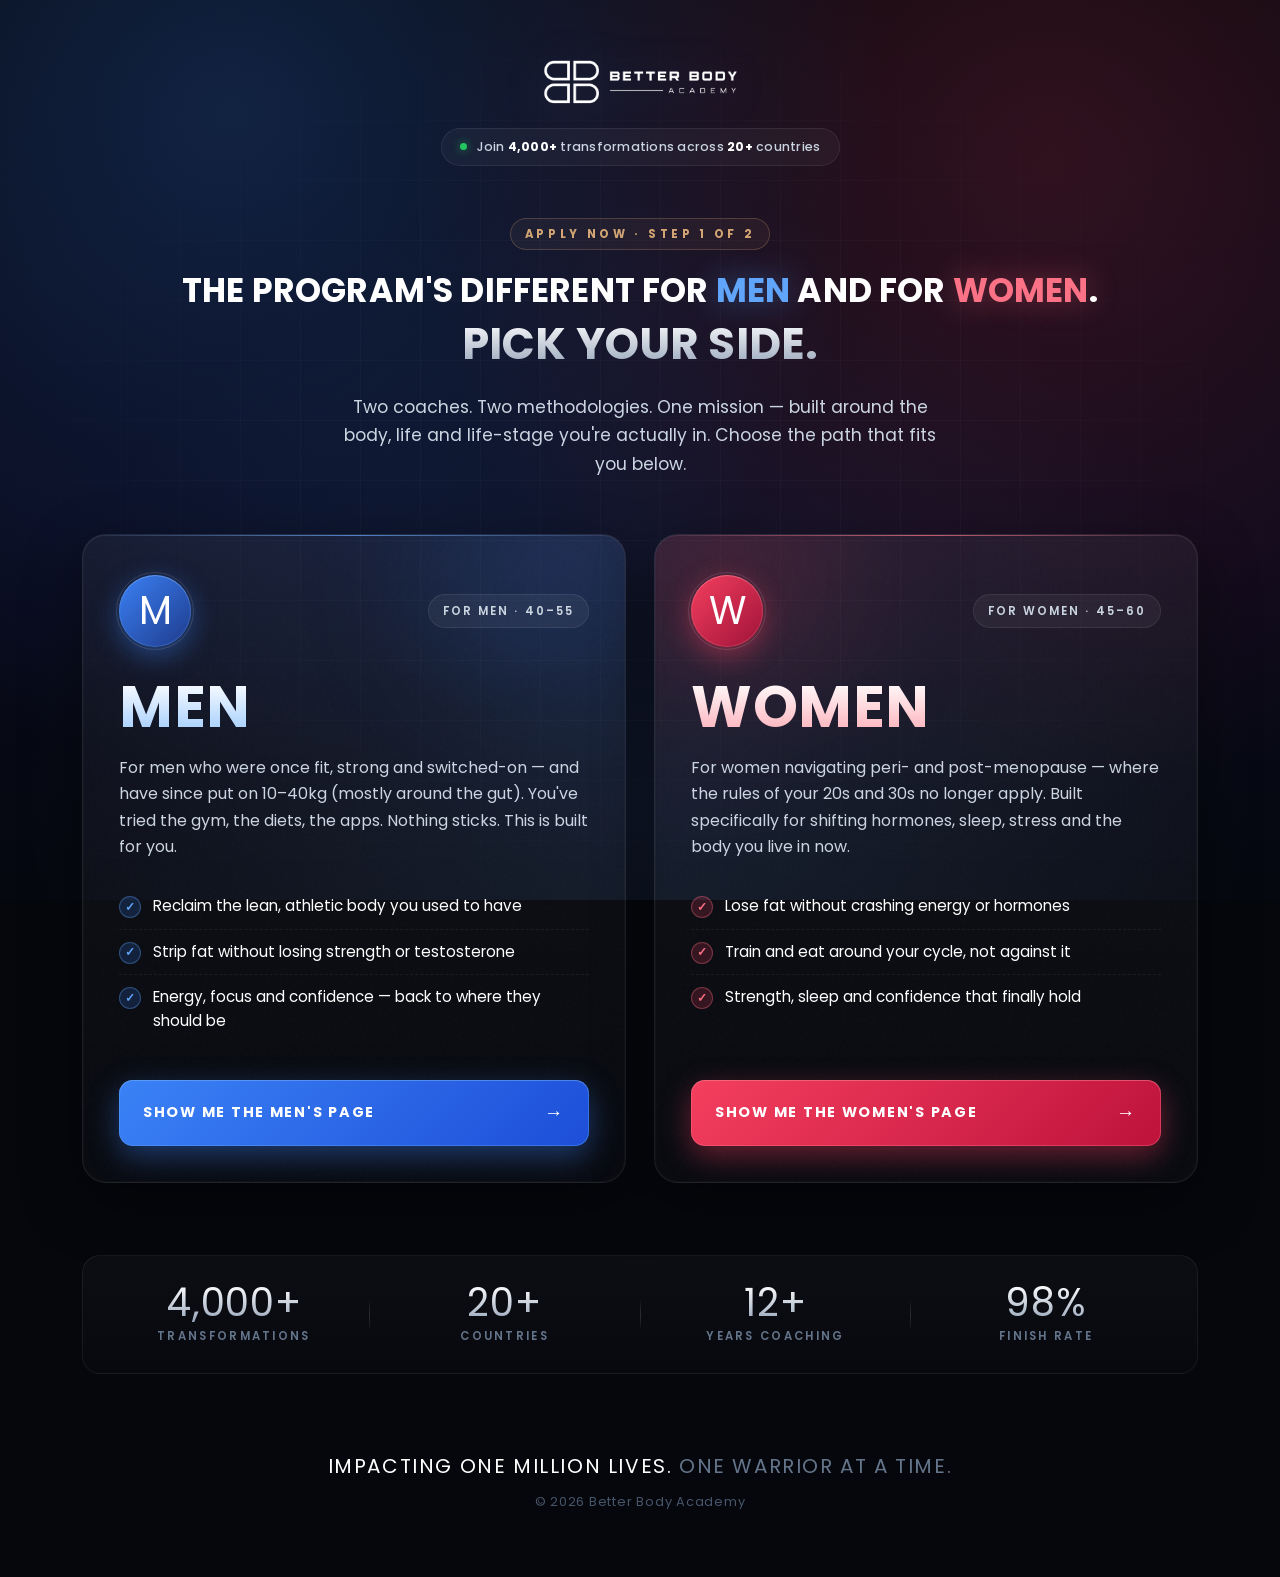
<file: index.html>
<!DOCTYPE html>
<html lang="en">

<head>
  <meta charset="UTF-8" />
  <meta name="viewport" content="width=device-width, initial-scale=1.0" />
  <title>Better Body Academy — Apply</title>
  <meta name="description"
    content="The program's different for blokes and for women. Pick your side and apply to Better Body Academy." />
  <link rel="preconnect" href="https://fonts.googleapis.com" />
  <link rel="preconnect" href="https://fonts.gstatic.com" crossorigin />
  <link href="https://fonts.googleapis.com/css2?family=Poppins:wght@300;400;500;600;700;800;900&display=swap"
    rel="stylesheet" />
  <link rel="stylesheet" href="styles.css" />
</head>

<body>

  <main class="page">
    <div class="bg-glow" aria-hidden="true"></div>
    <div class="grid-overlay" aria-hidden="true"></div>

    <div class="container">

      <!-- HEADER -->
      <header class="page-header">
        <img src="(BBA) Logo-Horizantal White.png" alt="Better Body Academy" class="logo-horizontal" />
        <div class="trust-pill">
          <span class="trust-dot"></span>
          <span>Join <strong>4,000+</strong> transformations across <strong>20+</strong> countries</span>
        </div>
      </header>

      <!-- HERO -->
      <section class="hero">
        <p class="eyebrow">Apply Now · Step 1 of 2</p>
        <h1>
          <span class="line-1">The program's different for <span class="accent-blue">men</span> and for <span class="accent-rose">women</span>.</span>
          <span class="hero-em">Pick your side.</span>
        </h1>
        <p class="sub">
          Two coaches. Two methodologies. One mission — built around the body, life and life-stage you're actually in.
          Choose the path that fits you below.
        </p>
      </section>

      <!-- CHOICE CARDS -->
      <section class="choice-grid">

        <!-- MEN'S CARD -->
        <a href="men.html" class="choice-card choice-card--men" aria-label="Apply for the men's program">
          <div class="card-glow"></div>
          <div class="card-noise" aria-hidden="true"></div>

          <div class="card-top">
            <div class="card-badge card-badge--men">
              <span>M</span>
            </div>
            <div class="card-tag">For Men · 40–55</div>
          </div>

          <div class="card-body">
            <h2 class="card-title">Men</h2>
            <p class="card-copy">
              For men who were once fit, strong and switched-on — and have since put on 10–40kg
              (mostly around the gut). You've tried the gym, the diets, the apps. Nothing sticks.
              This is built for you.
            </p>

            <ul class="card-list">
              <li><span class="tick">✓</span> Reclaim the lean, athletic body you used to have</li>
              <li><span class="tick">✓</span> Strip fat without losing strength or testosterone</li>
              <li><span class="tick">✓</span> Energy, focus and confidence — back to where they should be</li>
            </ul>
          </div>

          <div class="card-cta card-cta--men">
            <span class="cta-text">Show me the men's page</span>
            <span class="cta-arrow" aria-hidden="true">→</span>
          </div>
        </a>

        <!-- WOMEN'S CARD -->
        <a href="women.html" class="choice-card choice-card--women" aria-label="Apply for the women's program">
          <div class="card-glow"></div>
          <div class="card-noise" aria-hidden="true"></div>

          <div class="card-top">
            <div class="card-badge card-badge--women">
              <span>W</span>
            </div>
            <div class="card-tag">For Women · 45–60</div>
          </div>

          <div class="card-body">
            <h2 class="card-title">Women</h2>
            <p class="card-copy">
              For women navigating peri- and post-menopause — where the rules of your 20s and 30s
              no longer apply. Built specifically for shifting hormones, sleep, stress and
              the body you live in now.
            </p>

            <ul class="card-list">
              <li><span class="tick">✓</span> Lose fat without crashing energy or hormones</li>
              <li><span class="tick">✓</span> Train and eat around your cycle, not against it</li>
              <li><span class="tick">✓</span> Strength, sleep and confidence that finally hold</li>
            </ul>
          </div>

          <div class="card-cta card-cta--women">
            <span class="cta-text">Show me the women's page</span>
            <span class="cta-arrow" aria-hidden="true">→</span>
          </div>
        </a>

      </section>

      <!-- TRUST STRIPE -->
      <section class="trust-stripe">
        <div class="trust-item">
          <div class="trust-num">4,000+</div>
          <div class="trust-label">Transformations</div>
        </div>
        <div class="trust-divider"></div>
        <div class="trust-item">
          <div class="trust-num">20+</div>
          <div class="trust-label">Countries</div>
        </div>
        <div class="trust-divider"></div>
        <div class="trust-item">
          <div class="trust-num">12+</div>
          <div class="trust-label">Years Coaching</div>
        </div>
        <div class="trust-divider"></div>
        <div class="trust-item">
          <div class="trust-num">98%</div>
          <div class="trust-label">Finish Rate</div>
        </div>
      </section>

      <!-- FOOTER -->
      <footer class="page-footer">
        <p class="footer-mission">Impacting one million lives. <span class="muted">One warrior at a time.</span></p>
        <p class="footer-copy">© 2026 Better Body Academy</p>
      </footer>

    </div>
  </main>

  <script src="script.js"></script>
</body>

</html>
</file>
<file: styles.css>
﻿/* ============================================================
   BETTER BODY ACADEMY â€” APPLY LANDING
   Premium dark theme Â· gender-split choice page
   ============================================================ */

/* ---------- RESET & BASE ---------- */
*, *::before, *::after { box-sizing: border-box; margin: 0; padding: 0; }
html { scroll-behavior: smooth; }
html, body { overflow-x: hidden; }

:root {
  --bg-deep:   #05070d;
  --bg-panel:  #0c1220;
  --bg-raised: #131b2e;

  --ink:       #ffffff;
  --ink-muted: #cbd5e1;
  --ink-subtle:#64748b;
  --ink-faint: #475569;

  --blue:      #3b82f6;
  --blue-lt:   #60a5fa;
  --blue-deep: #1e3a8a;

  --rose:      #f43f5e;
  --rose-lt:   #fb7185;
  --rose-deep: #9f1239;

  --gold:      #d4a574;
}

body {
  font-family: 'Poppins', -apple-system, BlinkMacSystemFont, sans-serif;
  background: var(--bg-deep);
  color: var(--ink);
  line-height: 1.6;
  -webkit-font-smoothing: antialiased;
  -webkit-text-size-adjust: 100%;
  min-height: 100vh;
}
img { max-width: 100%; display: block; }
a { color: inherit; text-decoration: none; }

.container { width: 100%; max-width: 1180px; margin: 0 auto; padding: 0 32px; }

/* ---------- BACKGROUND ATMOSPHERE ---------- */
.page {
  position: relative;
  min-height: 100vh;
  padding: 48px 0 64px;
  overflow: hidden;
}
.bg-glow {
  position: fixed;
  inset: 0;
  background:
    radial-gradient(circle at 18% 12%, rgba(59,130,246,0.22), transparent 50%),
    radial-gradient(circle at 82% 18%, rgba(244,63,94,0.18), transparent 50%),
    radial-gradient(circle at 50% 90%, rgba(96,165,250,0.10), transparent 60%),
    linear-gradient(180deg, #05070d 0%, #08091a 60%, #060810 100%);
  z-index: -2;
}
.grid-overlay {
  position: fixed;
  inset: 0;
  background-image:
    linear-gradient(rgba(255,255,255,0.025) 1px, transparent 1px),
    linear-gradient(90deg, rgba(255,255,255,0.025) 1px, transparent 1px);
  background-size: 60px 60px;
  mask-image: radial-gradient(ellipse at center, black 40%, transparent 80%);
  -webkit-mask-image: radial-gradient(ellipse at center, black 40%, transparent 80%);
  z-index: -1;
  pointer-events: none;
}

/* ---------- HEADER ---------- */
.page-header {
  display: flex;
  flex-direction: column;
  align-items: center;
  gap: 20px;
  padding: 8px 0 40px;
}
.logo-horizontal {
  height: 52px;
  width: auto;
  filter: drop-shadow(0 8px 24px rgba(96,165,250,0.18));
}
.trust-pill {
  display: inline-flex;
  align-items: center;
  gap: 10px;
  padding: 8px 18px;
  background: rgba(255,255,255,0.04);
  border: 1px solid rgba(255,255,255,0.08);
  border-radius: 999px;
  font-size: 0.78rem;
  font-weight: 500;
  color: var(--ink-muted);
  letter-spacing: 0.02em;
  backdrop-filter: blur(8px);
  -webkit-backdrop-filter: blur(8px);
}
.trust-pill strong { color: var(--ink); font-weight: 700; }
.trust-dot {
  width: 7px; height: 7px;
  border-radius: 50%;
  background: #22c55e;
  box-shadow: 0 0 10px rgba(34,197,94,0.7);
  animation: pulse 2.4s ease-in-out infinite;
}
@keyframes pulse {
  0%, 100% { opacity: 1; transform: scale(1); }
  50%      { opacity: 0.55; transform: scale(0.85); }
}

/* ---------- HERO ---------- */
.hero {
  text-align: center;
  max-width: 1180px;
  margin: 0 auto;
  padding: 12px 0 56px;
  animation: fadeUp 0.7s ease-out both;
}
.eyebrow {
  display: inline-block;
  font-size: 0.72rem;
  font-weight: 700;
  letter-spacing: 0.32em;
  text-transform: uppercase;
  color: var(--gold);
  margin-bottom: 22px;
  padding: 6px 14px;
  border: 1px solid rgba(212,165,116,0.25);
  border-radius: 999px;
  background: rgba(212,165,116,0.06);
}
.hero h1 {
  font-family: 'Poppins', sans-serif;
  font-size: clamp(1.5rem, 2.6vw, 2.4rem);
  letter-spacing: 0.005em;
  text-transform: uppercase;
  line-height: 1.15;
  margin-bottom: 24px;
  color: #fff;
}
.hero h1 .line-1 {
  display: inline-block;
  white-space: nowrap;
}
@media (max-width: 760px) {
  .hero h1 .line-1 { white-space: normal; }
}
.hero h1 .hero-em {
  display: block;
  font-size: clamp(1.9rem, 3.4vw, 3.1rem);
  margin-top: 8px;
}
.hero h1 .hero-em {
  background: linear-gradient(180deg, #ffffff 0%, #94a3b8 100%);
  -webkit-background-clip: text;
  background-clip: text;
  -webkit-text-fill-color: transparent;
}
.accent-blue {
  color: var(--blue-lt);
  text-shadow: 0 0 32px rgba(96,165,250,0.45);
}
.accent-rose {
  color: var(--rose-lt);
  text-shadow: 0 0 32px rgba(251,113,133,0.45);
}
.sub {
  color: var(--ink-muted);
  font-size: 1.08rem;
  max-width: 620px;
  margin: 0 auto;
  line-height: 1.65;
}

/* ---------- CHOICE GRID ---------- */
.choice-grid {
  display: grid;
  grid-template-columns: 1fr 1fr;
  gap: 28px;
  margin: 0 auto 72px;
  animation: fadeUp 0.9s 0.15s ease-out both;
}

.choice-card {
  position: relative;
  display: flex;
  flex-direction: column;
  padding: 40px 36px 36px;
  border-radius: 24px;
  background: linear-gradient(180deg, rgba(255,255,255,0.04) 0%, rgba(255,255,255,0.01) 100%);
  border: 1px solid rgba(255,255,255,0.08);
  overflow: hidden;
  isolation: isolate;
  cursor: pointer;
  transition: transform .35s cubic-bezier(.2,.8,.2,1),
              border-color .3s ease,
              box-shadow .35s ease;
  box-shadow:
    0 20px 60px rgba(0,0,0,0.45),
    0 0 0 1px rgba(255,255,255,0.02) inset,
    0 1px 0 rgba(255,255,255,0.04) inset;
}
.choice-card::before {
  content: '';
  position: absolute;
  top: 0; left: 0; right: 0;
  height: 1px;
  z-index: 2;
}
.choice-card--men::before {
  background: linear-gradient(90deg, transparent, rgba(96,165,250,0.7), transparent);
}
.choice-card--women::before {
  background: linear-gradient(90deg, transparent, rgba(251,113,133,0.7), transparent);
}

/* card glow blob */
.card-glow {
  position: absolute;
  width: 320px;
  height: 320px;
  border-radius: 50%;
  filter: blur(80px);
  opacity: 0.35;
  z-index: -1;
  transition: opacity .4s ease, transform .6s ease;
}
.choice-card--men .card-glow {
  background: radial-gradient(circle, var(--blue) 0%, transparent 70%);
  top: -120px;
  right: -100px;
}
.choice-card--women .card-glow {
  background: radial-gradient(circle, var(--rose) 0%, transparent 70%);
  top: -120px;
  left: -100px;
}

.card-noise {
  position: absolute;
  inset: 0;
  z-index: -1;
  opacity: 0.4;
  background-image: url("data:image/svg+xml;utf8,<svg viewBox='0 0 200 200' xmlns='http://www.w3.org/2000/svg'><filter id='n'><feTurbulence type='fractalNoise' baseFrequency='0.85' numOctaves='2' stitchTiles='stitch'/><feColorMatrix values='0 0 0 0 1 0 0 0 0 1 0 0 0 0 1 0 0 0 0.04 0'/></filter><rect width='100%25' height='100%25' filter='url(%23n)'/></svg>");
  mix-blend-mode: overlay;
}

/* card hover */
.choice-card:hover {
  transform: translateY(-6px);
  border-color: rgba(255,255,255,0.16);
  box-shadow:
    0 30px 80px rgba(0,0,0,0.6),
    0 0 0 1px rgba(255,255,255,0.04) inset;
}
.choice-card--men:hover {
  box-shadow:
    0 30px 80px rgba(0,0,0,0.6),
    0 0 0 1px rgba(96,165,250,0.25) inset,
    0 0 50px rgba(59,130,246,0.18);
}
.choice-card--women:hover {
  box-shadow:
    0 30px 80px rgba(0,0,0,0.6),
    0 0 0 1px rgba(251,113,133,0.25) inset,
    0 0 50px rgba(244,63,94,0.18);
}
.choice-card:hover .card-glow { opacity: 0.55; transform: scale(1.1); }

/* card top row */
.card-top {
  display: flex;
  align-items: center;
  justify-content: space-between;
  margin-bottom: 32px;
}
.card-badge {
  width: 72px;
  height: 72px;
  border-radius: 50%;
  display: flex;
  align-items: center;
  justify-content: center;
  font-family: 'Poppins', sans-serif;
  font-size: 2.4rem;
  font-weight: 400;
  letter-spacing: 0;
  color: #fff;
  position: relative;
  flex-shrink: 0;
}
.card-badge::after {
  content: '';
  position: absolute;
  inset: -3px;
  border-radius: 50%;
  border: 1px solid rgba(255,255,255,0.12);
}
.card-badge--men {
  background: linear-gradient(135deg, #3b82f6 0%, #1e3a8a 100%);
  box-shadow:
    0 8px 28px rgba(59,130,246,0.45),
    0 0 0 1px rgba(96,165,250,0.3) inset,
    0 1px 0 rgba(255,255,255,0.2) inset;
}
.card-badge--women {
  background: linear-gradient(135deg, #f43f5e 0%, #9f1239 100%);
  box-shadow:
    0 8px 28px rgba(244,63,94,0.45),
    0 0 0 1px rgba(251,113,133,0.3) inset,
    0 1px 0 rgba(255,255,255,0.2) inset;
}
.card-tag {
  font-size: 0.72rem;
  font-weight: 600;
  letter-spacing: 0.18em;
  text-transform: uppercase;
  color: var(--ink-muted);
  padding: 7px 14px;
  border-radius: 999px;
  background: rgba(255,255,255,0.05);
  border: 1px solid rgba(255,255,255,0.08);
}

/* card body */
.card-eyebrow {
  font-size: 0.78rem;
  font-weight: 600;
  letter-spacing: 0.14em;
  text-transform: uppercase;
  color: var(--gold);
  margin-bottom: 12px;
}
.card-title {
  font-family: 'Poppins', sans-serif;
  font-size: clamp(2.8rem, 4.5vw, 3.6rem);
  letter-spacing: 0.01em;
  text-transform: uppercase;
  line-height: 1;
  margin-bottom: 18px;
  color: #fff;
}
.choice-card--men .card-title {
  background: linear-gradient(180deg, #ffffff 0%, #93c5fd 110%);
  -webkit-background-clip: text;
  background-clip: text;
  -webkit-text-fill-color: transparent;
}
.choice-card--women .card-title {
  background: linear-gradient(180deg, #ffffff 0%, #fda4af 110%);
  -webkit-background-clip: text;
  background-clip: text;
  -webkit-text-fill-color: transparent;
}
.card-copy {
  color: var(--ink-muted);
  font-size: 1rem;
  line-height: 1.65;
  margin-bottom: 24px;
}
.card-list {
  list-style: none;
  margin-bottom: 36px;
}
.card-list li {
  display: flex;
  align-items: flex-start;
  gap: 12px;
  padding: 10px 0;
  font-size: 0.95rem;
  color: var(--ink);
  border-bottom: 1px dashed rgba(255,255,255,0.06);
}
.card-list li:last-child { border-bottom: none; }
.tick {
  display: inline-flex;
  align-items: center;
  justify-content: center;
  width: 22px;
  height: 22px;
  border-radius: 50%;
  font-size: 0.72rem;
  font-weight: 700;
  flex-shrink: 0;
  margin-top: 2px;
}
.choice-card--men .tick {
  background: rgba(59,130,246,0.18);
  color: var(--blue-lt);
  border: 1px solid rgba(96,165,250,0.35);
}
.choice-card--women .tick {
  background: rgba(244,63,94,0.18);
  color: var(--rose-lt);
  border: 1px solid rgba(251,113,133,0.35);
}

/* CTA at bottom of card */
.card-cta {
  margin-top: auto;
  display: flex;
  align-items: center;
  justify-content: space-between;
  gap: 16px;
  padding: 18px 24px;
  border-radius: 14px;
  font-weight: 700;
  font-size: 0.9rem;
  letter-spacing: 0.12em;
  text-transform: uppercase;
  color: #fff;
  position: relative;
  overflow: hidden;
  transition: transform .25s ease, box-shadow .3s ease;
}
.card-cta--men {
  background: linear-gradient(135deg, #3b82f6 0%, #1d4ed8 100%);
  box-shadow:
    0 10px 30px rgba(59,130,246,0.4),
    0 0 0 1px rgba(96,165,250,0.4) inset,
    0 1px 0 rgba(255,255,255,0.15) inset;
}
.card-cta--women {
  background: linear-gradient(135deg, #f43f5e 0%, #be123c 100%);
  box-shadow:
    0 10px 30px rgba(244,63,94,0.4),
    0 0 0 1px rgba(251,113,133,0.4) inset,
    0 1px 0 rgba(255,255,255,0.15) inset;
}
.card-cta::after {
  content: '';
  position: absolute;
  top: 0;
  left: -100%;
  width: 60%;
  height: 100%;
  background: linear-gradient(90deg, transparent, rgba(255,255,255,0.25), transparent);
  transition: left .7s ease;
}
.choice-card:hover .card-cta::after { left: 130%; }
.choice-card:hover .card-cta--men {
  box-shadow:
    0 14px 40px rgba(59,130,246,0.55),
    0 0 0 1px rgba(147,197,253,0.55) inset;
}
.choice-card:hover .card-cta--women {
  box-shadow:
    0 14px 40px rgba(244,63,94,0.55),
    0 0 0 1px rgba(253,164,175,0.55) inset;
}
.cta-arrow {
  display: inline-block;
  font-size: 1.2rem;
  transition: transform .3s ease;
}
.choice-card:hover .cta-arrow { transform: translateX(6px); }

/* ---------- TRUST STRIPE ---------- */
.trust-stripe {
  display: grid;
  grid-template-columns: 1fr auto 1fr auto 1fr auto 1fr;
  align-items: center;
  gap: 24px;
  padding: 28px 40px;
  background: linear-gradient(180deg, rgba(255,255,255,0.03) 0%, rgba(255,255,255,0.01) 100%);
  border: 1px solid rgba(255,255,255,0.06);
  border-radius: 18px;
  margin-bottom: 56px;
  animation: fadeUp 1s 0.3s ease-out both;
}
.trust-item { text-align: center; }
.trust-num {
  font-family: 'Poppins', sans-serif;
  font-size: clamp(1.8rem, 3vw, 2.5rem);
  letter-spacing: 0.02em;
  background: linear-gradient(180deg, #ffffff 0%, #94a3b8 100%);
  -webkit-background-clip: text;
  background-clip: text;
  -webkit-text-fill-color: transparent;
  line-height: 1;
  margin-bottom: 4px;
}
.trust-label {
  font-size: 0.72rem;
  font-weight: 600;
  letter-spacing: 0.2em;
  text-transform: uppercase;
  color: var(--ink-subtle);
}
.trust-divider {
  width: 1px;
  height: 32px;
  background: linear-gradient(180deg, transparent, rgba(255,255,255,0.15), transparent);
}

/* ---------- FOOTER ---------- */
.page-footer {
  text-align: center;
  padding: 20px 0 0;
}
.footer-mission {
  font-family: 'Poppins', sans-serif;
  font-size: 1.25rem;
  letter-spacing: 0.08em;
  text-transform: uppercase;
  color: var(--ink);
  margin-bottom: 10px;
}
.footer-mission .muted { color: var(--ink-subtle); }
.footer-copy {
  font-size: 0.8rem;
  color: var(--ink-faint);
  letter-spacing: 0.06em;
}

/* ---------- ANIMATIONS ---------- */
@keyframes fadeUp {
  from { opacity: 0; transform: translateY(20px); }
  to   { opacity: 1; transform: translateY(0); }
}

/* ---------- RESPONSIVE ---------- */
@media (max-width: 960px) {
  .container { padding: 0 24px; }
  .choice-grid { grid-template-columns: 1fr; gap: 20px; margin-bottom: 56px; }
  .choice-card { padding: 32px 28px 28px; }
  .trust-stripe {
    grid-template-columns: 1fr 1fr;
    gap: 20px;
    padding: 24px 24px;
  }
  .trust-divider { display: none; }
  .trust-item { padding: 8px 0; }
}

@media (max-width: 640px) {
  .container { padding: 0 18px; }
  .page { padding: 32px 0 48px; }
  .page-header { gap: 16px; padding: 4px 0 28px; }
  .logo-horizontal { height: 40px; }
  .trust-pill { font-size: 0.72rem; padding: 7px 14px; }
  .hero { padding: 4px 0 40px; }
  .hero h1 { margin-bottom: 18px; }
  .sub { font-size: 1rem; }
  .eyebrow { font-size: 0.66rem; letter-spacing: 0.26em; margin-bottom: 18px; }

  .choice-card { padding: 28px 22px 24px; border-radius: 20px; }
  .card-top { margin-bottom: 24px; }
  .card-badge { width: 60px; height: 60px; font-size: 2rem; }
  .card-tag { font-size: 0.66rem; padding: 6px 11px; }
  .card-copy { font-size: 0.95rem; }
  .card-list li { font-size: 0.9rem; padding: 8px 0; }
  .card-cta { padding: 16px 18px; font-size: 0.82rem; letter-spacing: 0.1em; }

  .trust-stripe { padding: 20px 18px; border-radius: 14px; margin-bottom: 40px; }
  .footer-mission { font-size: 1.05rem; }
  .footer-copy { font-size: 0.75rem; }
}

@media (max-width: 380px) {
  .card-cta { padding: 14px 14px; font-size: 0.74rem; }
  .cta-text { letter-spacing: 0.06em; }
}

@media (prefers-reduced-motion: reduce) {
  *, *::before, *::after {
    animation-duration: 0.01ms !important;
    animation-iteration-count: 1 !important;
    transition-duration: 0.01ms !important;
  }
}
</file>
